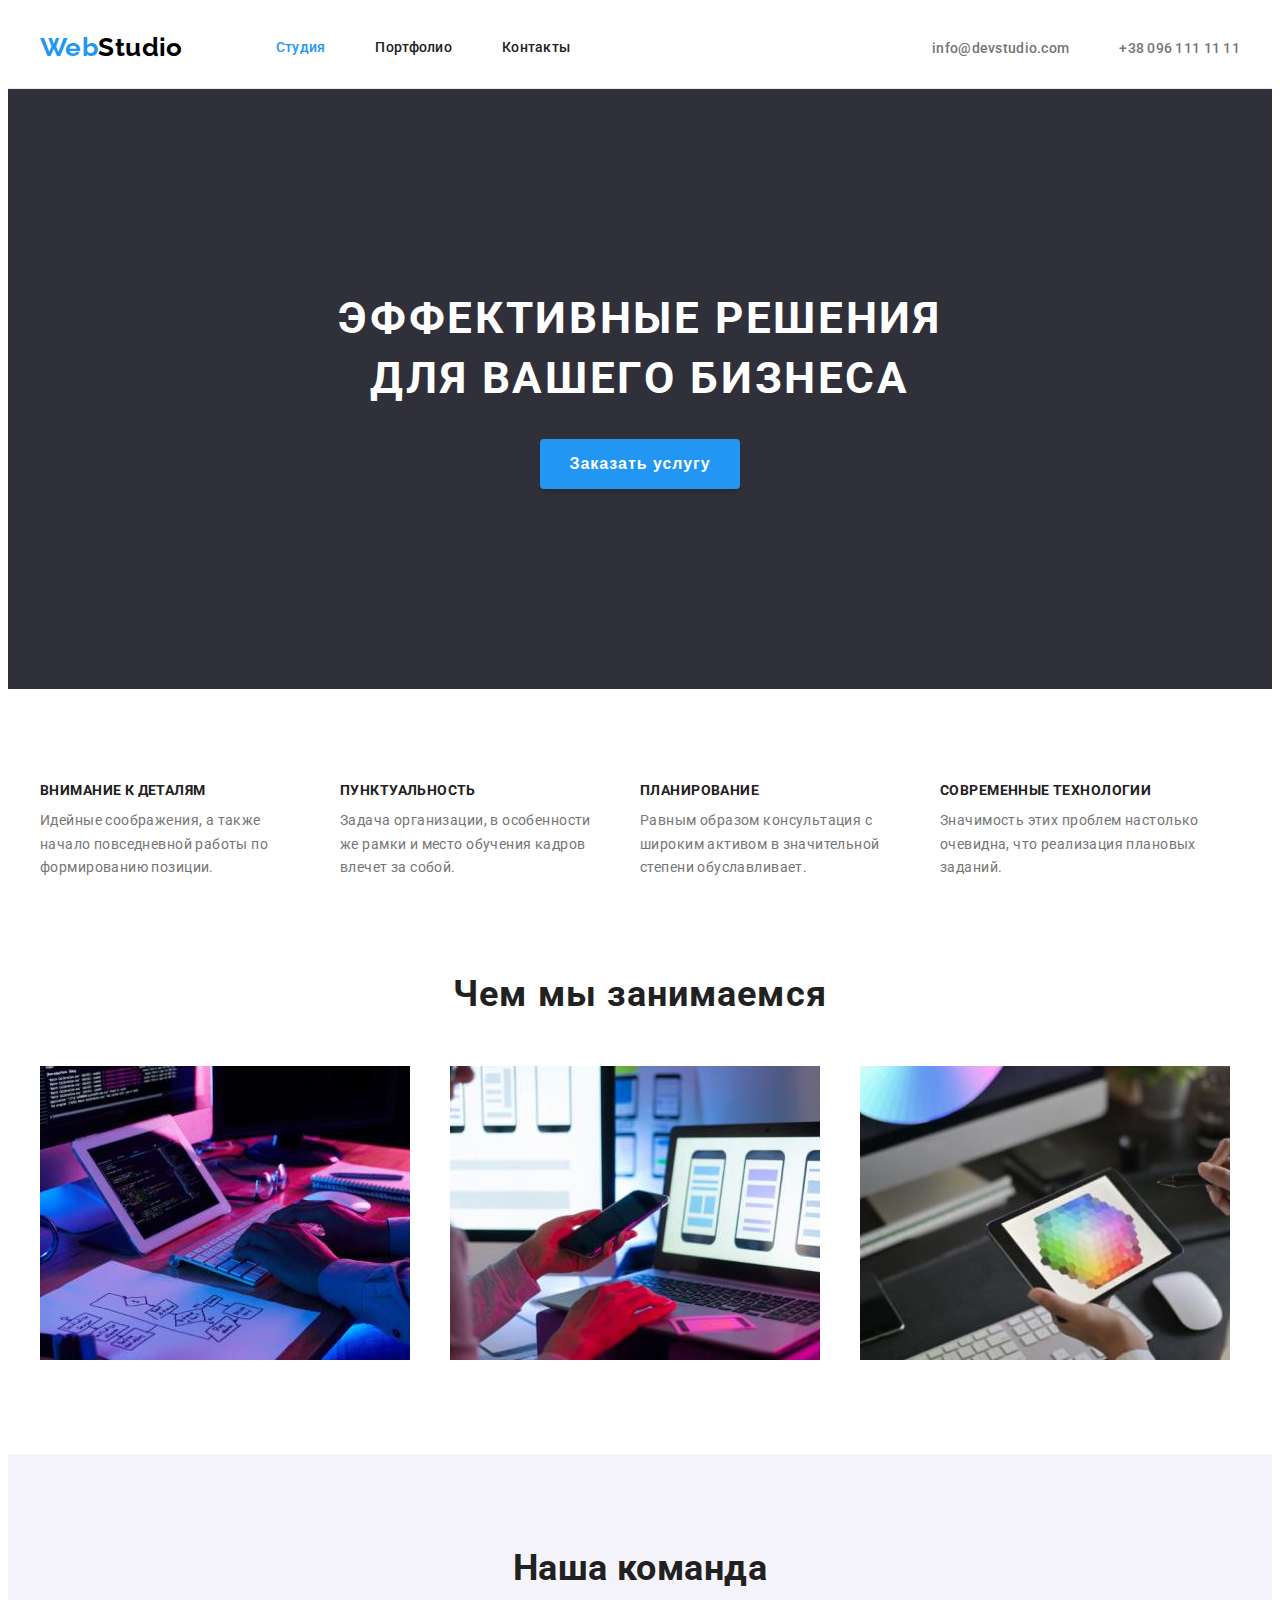
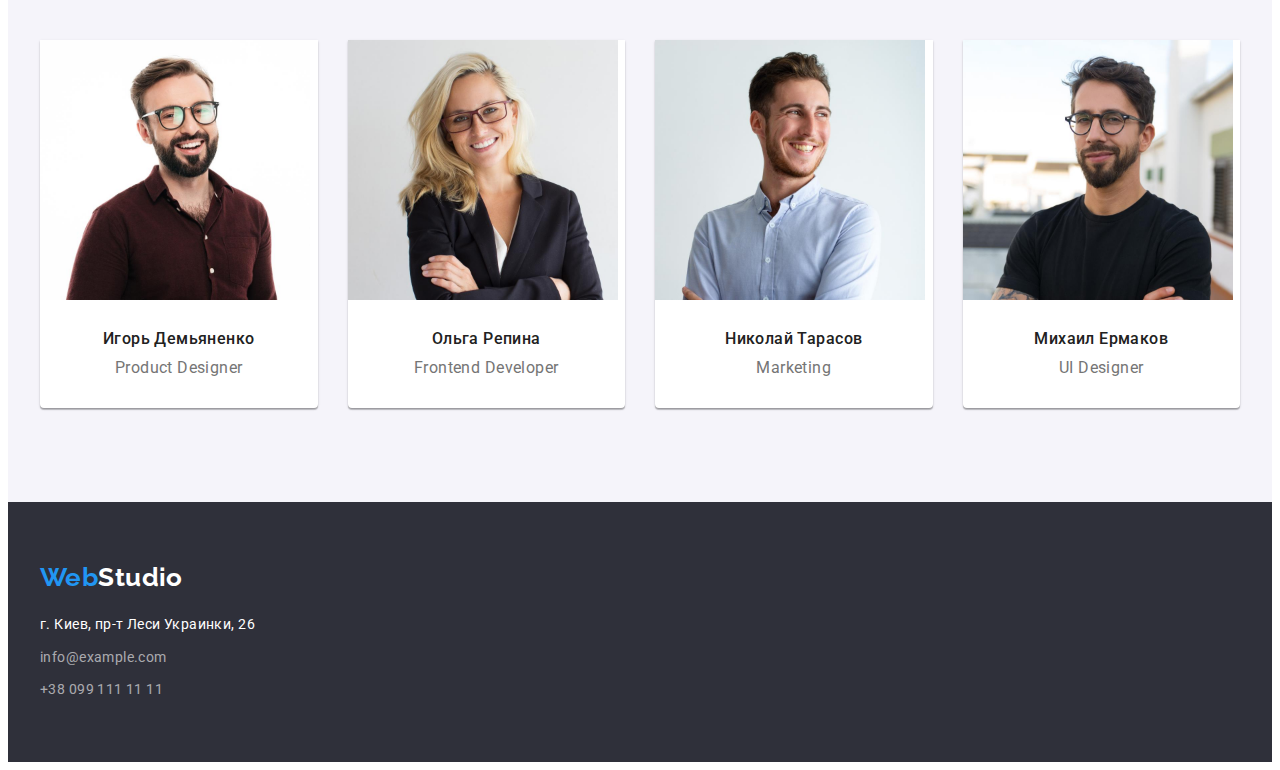
<file: index.html>
<!DOCTYPE html>
<html lang="ru">
  <head>
    <meta charset="UTF-8" />
    <meta http-equiv="X-UA-Compatible" content="IE=edge" />
    <meta name="viewport" content="width=device-width, initial-scale=1.0" />
    <title>businesssolution</title>
    <link rel="preconnect" href="https://fonts.googleapis.com" />
    <link rel="preconnect" href="https://fonts.gstatic.com" crossorigin />
    <link
      href="https://fonts.googleapis.com/css2?family=Raleway:wght@700&family=Roboto:wght@400;500;700;900&display=swap"
      rel="stylesheet"
    />
    <link
      rel="stylesheet"
      href="https://cdnjs.cloudflare.com/ajax/libs/modern-normalize/1.1.0/modern-normalize.min.css"
      integrity="sha512-wpPYUAdjBVSE4KJnH1VR1HeZfpl1ub8YT/NKx4PuQ5NmX2tKuGu6U/JRp5y+Y8XG2tV+wKQpNHVUX03MfMFn9Q=="
      crossorigin="anonymous"
      referrerpolicy="no-referrer"
    />
    <link rel="stylesheet" href="./css/styles.css" />
  </head>
  <body>
    <header class="header">
      <div class="container main-div">
        <a class="header-link" lang="en" href="./index.html"
          >Web<span class="header-logo">Studio</span></a
        >
        <ul class="current-nav list">
          <li class="current-nav-top">
            <a href="./index.html" class="current-nav-link">Студия</a>
          </li>
          <li class="current-nav-top">
            <a href="./portfolio.html" class="current-nav-item">Портфолио</a>
          </li>
          <li class="current-nav-top">
            <a href="" class="current-nav-item">Контакты</a>
          </li>
        </ul>

        <ul class="auth-nav list">
          <li class="item">
            <a href="mailto:info@devstudio.com" class="header-mail"
              >info@devstudio.com</a
            >
          </li>
          <li class="item">
            <a href="tel:+380961111111" class="header-tel">+38 096 111 11 11</a>
          </li>
        </ul>
      </div>
    </header>
    <main>
      <section class="hero">
        <div class="container">
          <h1 class="hero-title">Эффективные решения для вашего бизнеса</h1>
          <button type="button" class="hero-btn">Заказать услугу</button>
        </div>
      </section>
      <section class="text section">
        <div class="container">
          <h2 hidden>Чем мы занимаемся></h2>
          <ul class="text-item list">
            <li class="group">
              <h3 class="hero-content">Внимание к деталям</h3>
              <p class="text-paragraph">
                Идейные соображения, а также начало повседневной работы по
                формированию позиции.
              </p>
            </li>
            <li class="group">
              <h3 class="hero-content">Пунктуальность</h3>
              <p class="text-paragraph">
                Задача организации, в особенности же рамки и место обучения
                кадров влечет за собой.
              </p>
            </li>
            <li class="group">
              <h3 class="hero-content">Планирование</h3>
              <p class="text-paragraph">
                Равным образом консультация с широким активом в значительной
                степени обуславливает.
              </p>
            </li>
            <li class="group">
              <h3 class="hero-content">Современные технологии</h3>
              <p class="text-paragraph">
                Значимость этих проблем настолько очевидна, что реализация
                плановых заданий.
              </p>
            </li>
          </ul>
        </div>
      </section>
      <section class="picture section">
        <div class="container">
          <h2 class="picture-title">Чем мы занимаемся</h2>
          <ul class="picture-item list">
            <li class="image">
              <img
                class="picture-item-col"
                src="./img/img1.jpg"
                alt="бизнес"
                width="370"
              />
            </li>
            <li class="image">
              <img
                class="picture-item-col"
                src="./img/img2.jpg"
                alt="гаджет"
                width="370"
              />
            </li>
            <li class="image">
              <img
                class="picture-item-col"
                src="./img/img3.jpg"
                alt="цвета"
                width="370"
              />
            </li>
          </ul>
        </div>
      </section>
      <section class="person section">
        <div class="container">
          <h2 class="person-discription">Наша команда</h2>
          <ul class="person-info list">
            <li class="name">
              <img class="ava" src="./img/img4.jpg" alt="команда" width="270" />
              <h3 class="person-name">Игорь Демьяненко</h3>
              <p class="person-inform">Product Designer</p>
            </li>
            <li class="name">
              <img class="ava" src="./img/img5.jpg" alt="команда" width="270" />
              <h3 class="person-name">Ольга Репина</h3>
              <p class="person-inform">Frontend Developer</p>
            </li>
            <li class="name">
              <img class="ava" src="./img/img6.jpg" alt="команда" width="270" />
              <h3 class="person-name">Николай Тарасов</h3>
              <p class="person-inform">Marketing</p>
            </li>
            <li class="name">
              <img class="ava" src="./img/img7.jpg" alt="команда" width="270" />
              <h3 class="person-name">Михаил Ермаков</h3>
              <p class="person-inform">UI Designer</p>
            </li>
          </ul>
        </div>
      </section>
    </main>
    <footer class="footer">
      <div class="container">
        <h2 hidden>контакты></h2>
        <a class="footer-link" lang="en" href="./index.html"
          >Web<span class="footer-logo">Studio</span></a
        >
        <address>
          <ul class="footer-item list">
            <li class="panel">
              <a
                href="https://goo.gl/maps/D87n63VuUWHVmuED6"
                class="footer-geo"
                target="_blank"
                rel="noopener noreferrer nofollow"
                >г. Киев, пр-т Леси Украинки, 26</a
              >
            </li>
            <li class="panel">
              <a href="mailto:info@example.com" class="mail-footer"
                >info@example.com</a
              >
            </li>
            <li class="panel">
              <a href="tel:+380991111111" class="tel-footer"
                >+38 099 111 11 11</a
              >
            </li>
          </ul>
        </address>
      </div>
    </footer>
  </body>
</html>
</file>
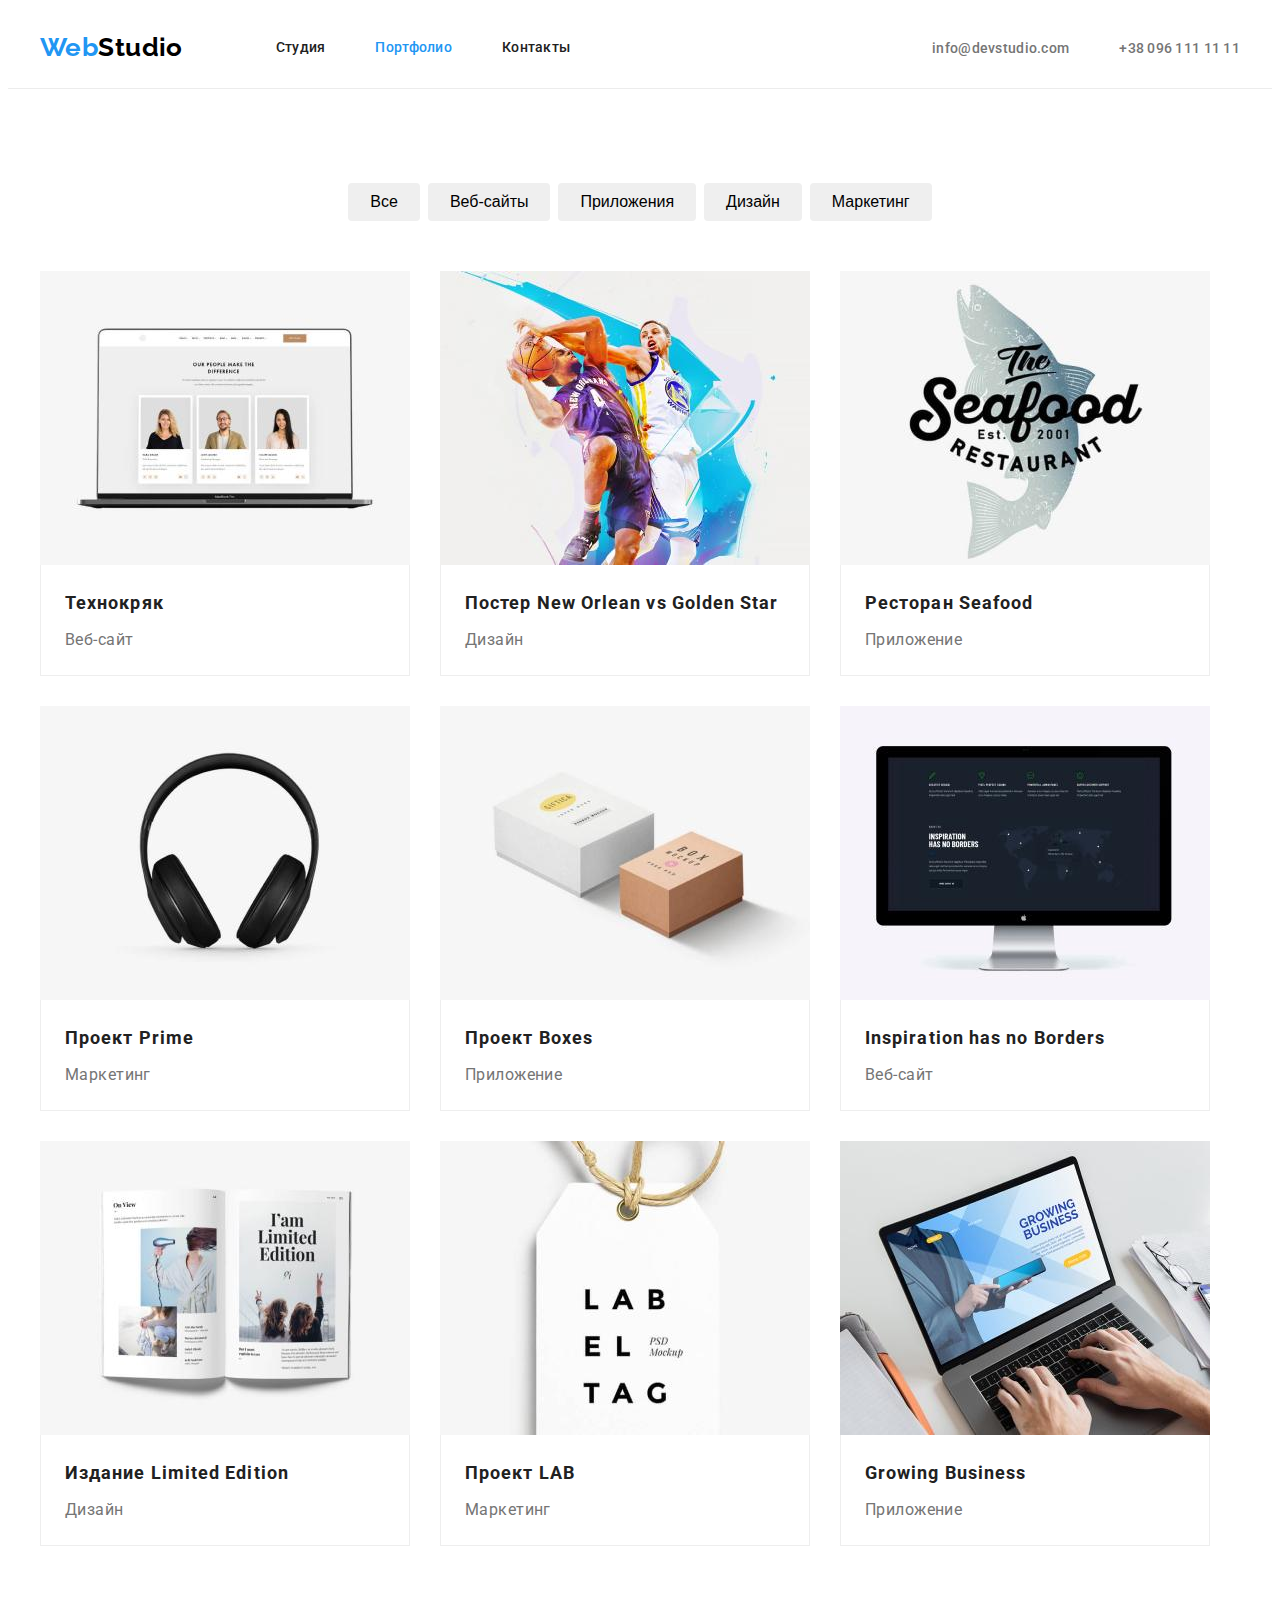
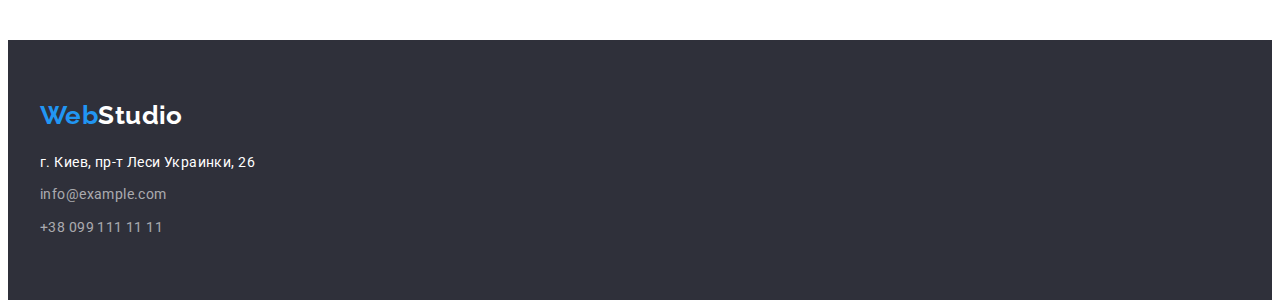
<file: portfolio.html>
<!DOCTYPE html>
<html lang="ru">
  <head>
    <meta charset="UTF-8" />
    <meta http-equiv="X-UA-Compatible" content="IE=edge" />
    <meta name="viewport" content="width=device-width, initial-scale=1.0" />
    <title>businesportfoio</title>
    <link rel="stylesheet" href="./css/styles.css" />
    <link rel="preconnect" href="https://fonts.googleapis.com" />
    <link rel="preconnect" href="https://fonts.gstatic.com" crossorigin />
    <link
      href="https://fonts.googleapis.com/css2?family=Raleway:wght@700&family=Roboto:wght@400;500;700;900&display=swap"
      rel="stylesheet"
    />
    <link
      rel="stylesheet"
      href="https://cdnjs.cloudflare.com/ajax/libs/modern-normalize/1.1.0/modern-normalize.min.css"
      integrity="sha512-wpPYUAdjBVSE4KJnH1VR1HeZfpl1ub8YT/NKx4PuQ5NmX2tKuGu6U/JRp5y+Y8XG2tV+wKQpNHVUX03MfMFn9Q=="
      crossorigin="anonymous"
      referrerpolicy="no-referrer"
    />
    <link rel="stylesheet" href="./css/styles.css" />
  </head>
  <body>
    <header class="header">
      <div class="container main-div">
        <a class="header-link" lang="en" href="./index.html"
          >Web<span class="header-logo">Studio</span></a
        >
        <ul class="current-nav list">
          <li class="current-nav-top">
            <a href="./index.html" class="current-nav-item">Студия</a>
          </li>
          <li class="current-nav-top">
            <a href="./portfolio.html" class="current-nav-link">Портфолио</a>
          </li>
          <li class="current-nav-top">
            <a href="" class="current-nav-item">Контакты</a>
          </li>
        </ul>
        <ul class="auth-nav list">
          <li class="item">
            <a href="mailto:info@devstudio.com" class="header-mail"
              >info@devstudio.com</a
            >
          </li>
          <li class="item">
            <a href="tel:+380961111111" class="header-tel">+38 096 111 11 11</a>
          </li>
        </ul>
      </div>
    </header>
    <main>
      <section class="navigator">
        <div class="container main-btn">
          <h1 hidden>фильтр портфолио</h1>
          <ul class="navigator-btn list">
            <li class="touch">
              <button class="navigator-btn-item" type="button">Все</button>
            </li>
            <li class="touch">
              <button class="navigator-btn-item" type="button">
                Веб-сайты
              </button>
            </li>
            <li class="touch">
              <button class="navigator-btn-item" type="button">
                Приложения
              </button>
            </li>
            <li class="touch">
              <button class="navigator-btn-item" type="button">Дизайн</button>
            </li>
            <li class="touch">
              <button class="navigator-btn-item" type="button">
                Маркетинг
              </button>
            </li>
          </ul>

          <ul class="img list">
            <li class="img-person">
              <a class="img-touch" href="">
                <img src="./img/img11.jpg" alt="технокряк" width="370" />
                <div class="groups">
                  <h2 class="img-name">Технокряк</h2>
                  <p class="img-info">Веб-сайт</p>
                </div>
              </a>
            </li>
            <li class="img-person">
              <a class="img-touch" href="">
                <img src="./img/img12.jpg" alt="постер" width="370" />
                <div class="groups">
                  <h2 class="img-name">Постер New Orlean vs Golden Star</h2>
                  <p class="img-info">Дизайн</p>
                </div>
              </a>
            </li>
            <li class="img-person">
              <a class="img-touch" href="">
                <img src="./img/img13.jpg" alt="еда" width="370" />
                <div class="groups">
                  <h2 class="img-name">Ресторан Seafood</h2>
                  <p class="img-info">Приложение</p>
                </div>
              </a>
            </li>
            <li class="img-person">
              <a class="img-touch" href="">
                <img src="./img/img14.jpg" alt="продажи" width="370" />
                <div class="groups">
                  <h2 class="img-name">Проект Prime</h2>
                  <p class="img-info">Маркетинг</p>
                </div>
              </a>
            </li>
            <li class="img-person">
              <a class="img-touch" href="">
                <img src="./img/img15.jpg" alt="коробки" width="370" />
                <div class="groups">
                  <h2 class="img-name">Проект Boxes</h2>
                  <p class="img-info">Приложение</p>
                </div>
              </a>
            </li>
            <li class="img-person">
              <a class="img-touch" href="">
                <img src="./img/img16.jpg" alt="сайт" width="370" />
                <div class="groups">
                  <h2 class="img-name">Inspiration has no Borders</h2>
                  <p class="img-info">Веб-сайт</p>
                </div>
              </a>
            </li>
            <li class="img-person">
              <a class="img-touch" href="">
                <img src="./img/img17.jpg" alt="веб-сайт" width="370" />
                <div class="groups">
                  <h2 class="img-name">Издание Limited Edition</h2>
                  <p class="img-info">Дизайн</p>
                </div>
              </a>
            </li>
            <li class="img-person">
              <a class="img-touch" href="">
                <img src="./img/img18.jpg" alt="проект" width="370" />
                <div class="groups">
                  <h2 class="img-name">Проект LAB</h2>
                  <p class="img-info">Маркетинг</p>
                </div>
              </a>
            </li>
            <li class="img-person">
              <a class="img-touch" href="">
                <img src="./img/img19.jpg" alt="приложение" width="370" />
                <div class="groups">
                  <h2 class="img-name">Growing Business</h2>
                  <p class="img-info">Приложение</p>
                </div>
              </a>
            </li>
          </ul>
        </div>
      </section>
    </main>
    <footer class="footer">
      <div class="container bottom">
        <h2 hidden>контакты></h2>
        <a class="footer-link" lang="en" href="./index.html"
          >Web<span class="footer-logo">Studio</span></a
        >
        <address>
          <ul class="footer-item list">
            <li class="select">
              <a
                href="https://goo.gl/maps/D87n63VuUWHVmuED6"
                class="footer-geo"
                target="_blank"
                rel="noopener noreferrer nofollow"
                >г. Киев, пр-т Леси Украинки, 26</a
              >
            </li>
            <li class="select">
              <a href="mailto:info@example.com" class="mail-footer"
                >info@example.com</a
              >
            </li>
            <li class="select">
              <a href="tel:+380991111111" class="tel-footer"
                >+38 099 111 11 11</a
              >
            </li>
          </ul>
        </address>
      </div>
    </footer>
  </body>
</html>
</file>
<file: css/styles.css>
:root {
  --primary-text-color: #212121;
   --accent-text-color: #2196F3;
   --secondary-accent-color: #757575;
   --secondary-text-color: #FFFFFF;
  --aditional-background-color:#2F303A;
--secondary-logo-color: #000000;
}

body {
    font-family: 'Roboto', sans-serif;
    font-size: 14px;
    letter-spacing: 0.03em;
    background-color: var(--secondary-text-color);
    color: var(--primary-text-color);
}
.list {
    list-style: none;
}
p,
h1,
h2,
h3,
h4,
h5,
h6
{
    margin: 0;
}

ol,
ul {
    margin: 0;
    padding-left: 0;
}

a {
    color: currentColor;
}
.container {
    max-width: 1200px;
    margin-left: auto;
    margin-right: auto;
    padding-left: 15px;
    padding-right: 15px;
    }
ul {
    display: block;
}

.section{
    padding-top: 94px;
    padding-bottom: 94px;
}
/* основной цвет текста  #212121 */
/* вторичный цвет текста : #212121; */
/* белый color: #FFFFFF  */
/* акцент  #2196F3; */
/* цвет фона 1  #FFFFFF; */
/* цвет фона 2  #2F303A */
/* цвет фона 3 #E5E5E5 */
/*  цвет фона 4 #F5F4FA */
/* цвет фона 5 #2F303A */

    /*_________________________HEADER__________*/
 
 

 
 .header {
    border-bottom: 1px solid #ECECEC;
    background-color: var(--secondary-text-color);

    color: var(--accent-text-color);
}
    .header-link {
        padding-top: 24px;
        padding-bottom: 25px;
          font-family: 'Raleway', sans-serif;
          font-style: normal;
          font-weight: 700;
          font-size: 26px;
          line-height: 1.19;
          text-decoration: none;
          color: var(--accent-text-color);
        }
 
    
.header-logo {
     color: var(--secondary-logo-color);
    cursor: pointer;}

        /* MAIN DIV */

   .main-div  {
    display: flex;
    align-items: center;
   }  


/* Стилизация навигации */
  .current-nav {
    display: flex;
    margin-left: 93px;
         }

 
   .current-nav-top {
    margin-right: 50px;
   }
   .current-nav-top:last-child {
    margin-right: 0;
  }
  

.current-nav-link ,
.current-nav-item {
    display: block;
    padding-top: 32px;
    padding-bottom: 32px;
}



.current {
    color: var(--accent-text-color);
}

.auth-nav {
    display: flex;
    margin-left: auto;
}

.current-nav-item:hover,
.current-nav-item:focus {
    color: var(--accent-text-color);
}
 .auth-nav .item + .item {
    margin-left: 50px;
 }

.header-mail:hover,
.header-mail:focus {
color: var(--accent-text-color);
}

.header-tel:hover,
.header-tel:focus {
    color: var(--accent-text-color);
}

.person-discription {
font-size: 36px;
    line-height: 1.16;
    color: var(--primary-text-color);
}
.current-nav-item ,
.current-nav-link  {
   cursor: pointer;
    font-weight: 500;
    line-height: 1.14;
    letter-spacing: 0.02em;
color: var(--primary-text-color);
text-decoration: none;
}


.header-mail,
.header-tel {
    cursor: pointer;
    font-weight: 500;
    line-height: 1.14;
    letter-spacing: 0.02em;
   text-decoration: none;
color: var(--secondary-accent-color);
}
.current-nav-link {
 color: var(--accent-text-color);
}


/*_________________________MAIN____________*/

.hero {
    padding-top: 200px;
    padding-bottom: 200px;
    text-align:center;
    background-color: var(--aditional-background-color);
}

.person {
 background-color: var(--secondary-text-color);
}

.hero-title {
     
    width: 696px;
    margin-bottom: 30px;
    margin-left: auto;
    margin-right: auto;
    font-size: 44px;
    line-height: 1.36;
    letter-spacing: 0.06em;
    text-transform: uppercase;

    color: var(--secondary-text-color);
}
.hero-btn {
    display: inline-block;
        width: 200px;
        height: 50px;
    cursor: pointer;
    font-weight: 700;
        font-size: 16px;
        line-height: 1.87;
        border:none;
    letter-spacing: 0.06em;
    box-shadow: 0px 4px 4px rgba(0, 0, 0, 0.15);
        border-radius: 4px;
    background-color: var(--accent-text-color);
    color: var(--secondary-text-color);
    }
    
       
 .hero-btn:hover,
 .hero-btn:focus {
  background-color:var(--accent-text-color);
  color: var(--secondary-text-color);
        }
   
        .hero-content {
 margin-bottom: 10px;
  font-weight: 700;
  font-size: 14px;
    line-height: 1.14;
    text-transform: uppercase;
    color: var(--primary-text-color);
   }

   .text {
    padding-top: 94px;;
   }
   .text-item {
    display: flex;}
   
.text-item .group
{ 
    width: 270px;
    margin-right: 30px;

}

.text-item .group:last-child {
    margin-right: 0;
   
}

   .text-paragraph {
    line-height: 1.71;
  color: var(--secondary-accent-color);
   }

    .picture {
        padding-top: 0;
    }
   
   .picture-title  {
    text-align: center;
    margin-bottom: 50px;
    font-weight: 700;
        font-size: 36px;
        letter-spacing: 0.03em;
        line-height: 1.16;
        color: var(--primary-text-color);
   }

   .picture-item {
    display: flex;
    column-gap: 30px;
   }

   .image {
    width:calc((100% - 60px) / 3);
   }
  

   .person {
    padding-bottom: 94px;
    padding-top: 94px;
    background-color: #F5F4FA;
   }

   .person-discription{
 
    margin-bottom: 50px;
    text-align: center;
   }

   .person-name {
    margin-top:30px;
    margin-bottom: 10px;
       font-weight: 500;
       font-size: 16px;
justify-content: center;
    color: var(--primary-text-color);
   }

   .person-info {
    display: flex;
 justify-content: center;
 column-gap: 30px;
        font-size: 16px;
        line-height: 1.18; 
     color: var(--secondary-accent-color);
   }

   .person-inform {
margin-bottom: 30px;
   }


   .name {
    width: calc((100% - 90px) / 4);
    text-align: center;
    box-shadow: 0px 1px 3px rgba(0, 0, 0, 0.12), 0px 1px 1px rgba(0, 0, 0, 0.14), 0px 2px 1px rgba(0, 0, 0, 0.2);
        border-radius: 0px 0px 4px 4px;
        background-color: var(--secondary-text-color) ;
      
   }
   
   .ava {
    display: block;
   }
   /*_____________________________________FOOTER___________*/
   
  


.mail-footer ,
.tel-footer
 {
   text-decoration: none;
    font-style: normal;
    font-size: 14px;
    line-height: 1.71;
    letter-spacing: 0.03em;
    color: rgba(255, 255, 255, 0.6) ;
}
   .mail-footer:hover,
   .mail-footer:focus{
 color: var(--accent-text-color);
   }
  
   .footer-item {
    font-style: normal;
    text-decoration: none;
   }
   
   .footer-geo {
    cursor: pointer;
    line-height: 1.71;
    text-decoration: none;
    color: var(--secondary-text-color);
    }
   
 
   .footer-geo:hover,
   .footer-geo:focus{
  color: var(--accent-text-color);
 }
   .footer {
    padding-top: 60px;
    padding-bottom: 60px;
    background-color: var(--aditional-background-color);
   }
 
    
.panel {
    display: block;
   margin-top: 9px;
}
.panel:first-child{
margin-top: 0;
}

 

   .footer-link {
    display: inline-block;
        margin-bottom: 20px;
    cursor: pointer;
       font-family: 'Raleway', sans-serif;
       font-style: normal;
       font-weight: 700;
       font-size: 26px;
       line-height: 1.19;
       text-decoration: none;
       color: var(--accent-text-color);
   }

   .footer-logo {
       color: var(--secondary-text-color);
   }

_________________PORTFOLIO MAIN_________*/
 
 
   .navigator-btn-item {
      cursor: pointer;
    font-weight: 500;
    font-size: 16px;
    line-height: 1.62;
   background-color: var(--secondary-text-color);
    color: var(--primary-text-color);
  }

button {
    display: block;
}
.navigator-btn {
    display: flex;
    justify-content: center;
    margin-bottom: 50px;
  
}


.touch {
    margin-left: 8px;
    
}

.touch:first-child {
    margin-left: 0;}


  .navigator-btn-item:hover,
  .navigator-btn-item:focus
   {
    background-color: var(--accent-text-color);
      color: var(--secondary-text-color);
    }
        .navigator-btn-item {
            border-radius: 4px;
            border: none;
            padding-left: 22px;
            padding-right: 22px;
            padding-top: 6px;
            padding-bottom: 6px;
            font-weight: 500;
                font-size: 16px;
                line-height: 1.62;
            
        }
    
.navigator { 
    padding-top: 94px;
    padding-bottom: 94px;
}
  
/* _____________________IMG___________ */

img {
    display: block;
}
.img {
    display: flex;
    flex-wrap: wrap;
    
}

.img-person {
margin-right:30px;
margin-bottom: 30px;

}

.groups{
    padding-left: 24px;
        padding-right: 24px;
        padding-top: 20px;
    padding-bottom: 20px;
    border: 1px solid #eeeeee;
        border-top: none;
}
.img-person:nth-child(3n) {
    margin-right: 0;
}

.img-person:nth-last-child(-n + 3)
{
    margin-bottom: 0;
}
.img-touch {
    display: block;
    text-decoration: none;
}

.img-touch:hover,
 .img-touch:focus
 {  
    color: var(--secondary-text-color);
}

.img-name {
    margin-bottom: 4px;
font-weight: 700;
font-size: 18px;
 line-height: 2;
letter-spacing: 0.06em;
color: var(--primary-text-color);
}

.img-info {
font-size: 16px;
line-height: 1.87;
    color: var(--secondary-accent-color);
}

.select {display: block;
    margin-top: 9px;
    
}

.select:first-child {
margin:0;
}
</file>
